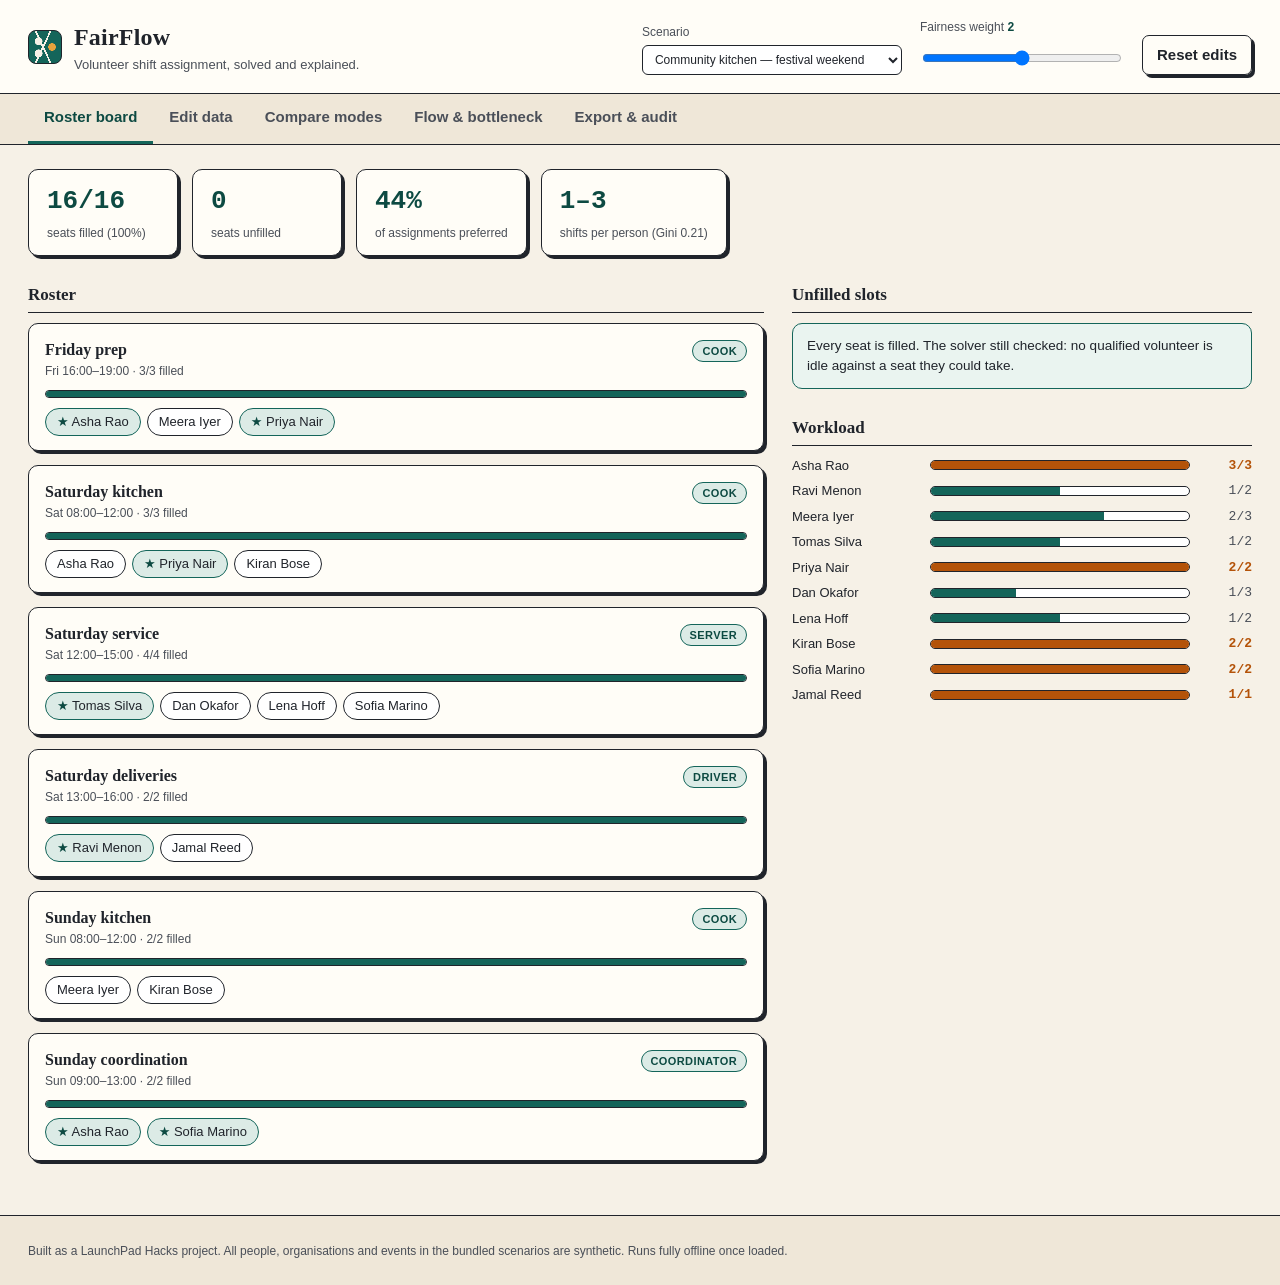
<file: index.html>
<!DOCTYPE html>
<html lang="en">
<head>
<meta charset="utf-8">
<meta name="viewport" content="width=device-width, initial-scale=1">
<title>FairFlow — volunteer shift assignment, solved and explained</title>
<meta name="description" content="Browser-local workbench that assigns volunteers to shifts with a min-cost max-flow solver, explains unfilled slots with min-cut analysis, and exports an audit trail.">
<link rel="stylesheet" href="styles.css">
<link rel="icon" href="data:image/svg+xml,%3Csvg xmlns='http://www.w3.org/2000/svg' viewBox='0 0 32 32'%3E%3Crect width='32' height='32' rx='6' fill='%2314655a'/%3E%3Ccircle cx='9' cy='10' r='3' fill='%23f6f1e7'/%3E%3Ccircle cx='9' cy='22' r='3' fill='%23f6f1e7'/%3E%3Ccircle cx='23' cy='16' r='3' fill='%23e8a33d'/%3E%3Cpath d='M12 10 L20 15 M12 22 L20 17' stroke='%23f6f1e7' stroke-width='2'/%3E%3C/svg%3E">
</head>
<body>
<header class="topbar">
  <div class="wordmark">
    <span class="wordmark-mark" aria-hidden="true"></span>
    <div>
      <h1>FairFlow</h1>
      <p class="tagline">Volunteer shift assignment, solved and explained.</p>
    </div>
  </div>
  <div class="controls">
    <label class="control">
      <span>Scenario</span>
      <select id="scenario-select" data-testid="scenario-select"></select>
    </label>
    <label class="control">
      <span>Fairness weight <output id="weight-out" for="weight">2</output></span>
      <input type="range" id="weight" data-testid="weight" min="0" max="4" step="1" value="2">
    </label>
    <button id="reset-scenario" class="btn ghost" data-testid="reset-scenario" title="Restore the original scenario data">Reset edits</button>
    <button id="delete-roster" class="btn ghost" data-testid="delete-roster" title="Remove this saved roster" style="display:none">Delete roster</button>
  </div>
</header>

<nav class="tabs" role="tablist" aria-label="Workbench views">
  <button class="tab active" data-tab="board" data-testid="tab-board" role="tab" aria-selected="true">Roster board</button>
  <button class="tab" data-tab="edit" data-testid="tab-edit" role="tab" aria-selected="false">Edit data</button>
  <button class="tab" data-tab="compare" data-testid="tab-compare" role="tab" aria-selected="false">Compare modes</button>
  <button class="tab" data-tab="flow" data-testid="tab-flow" role="tab" aria-selected="false">Flow &amp; bottleneck</button>
  <button class="tab" data-tab="export" data-testid="tab-export" role="tab" aria-selected="false">Export &amp; audit</button>
</nav>

<main>
  <section id="view-board" class="view active" aria-label="Roster board">
    <div id="conflicts" data-testid="conflicts"></div>
    <div id="summary-strip" class="summary-strip" data-testid="summary-strip"></div>
    <div class="board-grid">
      <div>
        <h2 class="section-title">Roster</h2>
        <div id="roster" data-testid="roster"></div>
      </div>
      <aside>
        <h2 class="section-title">Unfilled slots</h2>
        <div id="unfilled" data-testid="unfilled"></div>
        <h2 class="section-title">Workload</h2>
        <div id="loads" data-testid="loads"></div>
      </aside>
    </div>
  </section>

  <section id="view-edit" class="view" aria-label="Edit data">
    <div class="edit-grid">
      <div>
        <h2 class="section-title">Volunteers</h2>
        <table class="data-table" id="people-table" data-testid="people-table">
          <thead><tr><th>Name</th><th>Roles (comma separated)</th><th>Shift limit</th><th></th></tr></thead>
          <tbody></tbody>
        </table>
        <form id="add-person" class="add-row" data-testid="add-person">
          <input name="name" required placeholder="Name" autocomplete="off">
          <input name="roles" required placeholder="roles e.g. cook, driver" autocomplete="off">
          <input name="maxShifts" type="number" min="1" max="10" value="2" required title="Shift limit">
          <button class="btn" type="submit">Add volunteer</button>
        </form>

        <h2 class="section-title">Shifts</h2>
        <table class="data-table" id="shifts-table" data-testid="shifts-table">
          <thead><tr><th>Name</th><th>When</th><th>Role needed</th><th>Seats</th><th></th></tr></thead>
          <tbody></tbody>
        </table>
        <form id="add-shift" class="add-row" data-testid="add-shift">
          <input name="name" required placeholder="Shift name" autocomplete="off">
          <input name="slot" required placeholder="When e.g. Sat 09:00–12:00" autocomplete="off">
          <input name="role" required placeholder="role" autocomplete="off">
          <input name="capacity" type="number" min="1" max="12" value="2" required title="Seats">
          <button class="btn" type="submit">Add shift</button>
        </form>
      </div>
      <div>
        <h2 class="section-title">Availability &amp; preference</h2>
        <p class="hint">Click a cell to cycle: <span class="lg off">off</span> → <span class="lg avail">available</span> → <span class="lg pref">preferred</span>. Only qualified volunteers (matching role) can be marked.</p>
        <div id="matrix" data-testid="matrix"></div>
      </div>
    </div>

    <h2 class="section-title">Reuse this roster</h2>
    <p class="hint">Save the current roster, edits included, under a new name. Next week you open the copy, adjust times and people, and solve again instead of rebuilding.</p>
    <form id="save-copy" class="add-row" data-testid="save-copy">
      <input name="title" required placeholder="Name for the saved roster, e.g. Kitchen week 2" autocomplete="off">
      <button class="btn" type="submit" data-testid="save-copy-btn">Save copy as roster</button>
    </form>
  </section>

  <section id="view-compare" class="view" aria-label="Compare modes">
    <h2 class="section-title">Same seats, different priorities</h2>
    <p class="hint">The solver maximises filled seats within the model you give it. The fairness weight only changes <em>who</em> carries the load, by making each extra shift for the same person cost more. Both runs are optimal for their stated cost model.</p>
    <div id="compare" data-testid="compare"></div>
  </section>

  <section id="view-flow" class="view" aria-label="Flow and bottleneck">
    <h2 class="section-title">Assignment flow</h2>
    <p class="hint">Volunteers on the left, shifts on the right, one line per assignment (bold = preferred slot). People highlighted in amber are at their shift limit — they are the binding bottleneck the min cut reports.</p>
    <div id="flow-diagram" data-testid="flow-diagram"></div>
    <h2 class="section-title">Bottleneck report (min cut)</h2>
    <div id="cut-report" data-testid="cut-report"></div>
  </section>

  <section id="view-export" class="view" aria-label="Export and audit">
    <h2 class="section-title">Capacity check</h2>
    <p class="hint">Before solving: for each role, seats demanded vs the most its qualified volunteers could cover, given their shift limits and the slots they actually marked.</p>
    <div id="diagnostics" data-testid="diagnostics"></div>

    <h2 class="section-title">Exports</h2>
    <div class="export-buttons">
      <button id="export-csv" class="btn" data-testid="export-csv">Download roster CSV</button>
      <button id="export-audit" class="btn" data-testid="export-audit">Download audit report</button>
      <button id="export-json" class="btn" data-testid="export-json">Download scenario JSON</button>
      <button id="import-json" class="btn" data-testid="import-json">Import scenario JSON</button>
      <input type="file" id="import-file" accept="application/json,.json" hidden data-testid="import-file">
      <button id="print-handout-btn" class="btn" data-testid="print-handout-btn">Print roster handout</button>
    </div>
    <p class="hint">Import validates the file first: a rejected file changes nothing, and when an import succeeds your previous work is kept under My rosters.</p>
    <div id="import-status" class="import-status" data-testid="import-status" role="status"></div>

    <h2 class="section-title">Audit preview</h2>
    <pre id="audit-preview" class="audit-preview" data-testid="audit-preview"></pre>

    <h2 class="section-title">What this is</h2>
    <div class="about">
      <p>FairFlow assigns volunteers to shifts with a min-cost max-flow solver (successive shortest paths with Johnson potentials), implemented from scratch in about 200 lines with no libraries. Everything runs locally in your browser: no account, no server, no data leaves the page.</p>
      <p>The solver is optimal <em>for the model you give it</em>: role requirements, one seat per person per shift, personal shift limits, and three availability states. It does not model overlapping-time conflicts between shifts, travel time, seniority rules or labour law. Those are modelling choices for you, not things the solver can guess. A heuristic warning layer flags assigned pairs whose slot labels parse to overlapping times, and lists the pairs it could not parse as unchecked — it never blocks an assignment. Ties between equally good assignments are broken deterministically by input order.</p>
    </div>
  </section>
</main>

<section id="print-handout" data-testid="print-handout" aria-hidden="true"></section>

<footer>
  <p>Built as a LaunchPad Hacks project. All people, organisations and events in the bundled scenarios are synthetic. Runs fully offline once loaded.</p>
</footer>

<script src="solver.js"></script>
<script src="plan.js"></script>
<script src="model.js"></script>
<script src="scenarios.js"></script>
<script src="app.js"></script>
</body>
</html>
</file>
<file: styles.css>
/* FairFlow — handcrafted UI. No frameworks, no webfonts: stays legible offline. */

:root {
  --paper: #f6f1e7;
  --paper-2: #efe7d8;
  --ink: #20242b;
  --ink-soft: #4a4f58;
  --pine: #14655a;
  --pine-dark: #0d4a42;
  --amber: #b45309;
  --amber-soft: #f3dfC2;
  --line: #20242b;
  --card: #fffdf7;
  --danger: #a33b2e;
  --radius: 10px;
}

* { box-sizing: border-box; }

body {
  margin: 0;
  background: var(--paper);
  color: var(--ink);
  font-family: "Helvetica Neue", Arial, system-ui, sans-serif;
  font-size: 15px;
  line-height: 1.5;
}

h1, h2, .wordmark h1 {
  font-family: Georgia, "Iowan Old Style", "Times New Roman", serif;
}

/* ---------- top bar ---------- */
.topbar {
  display: flex;
  flex-wrap: wrap;
  gap: 16px;
  align-items: center;
  justify-content: space-between;
  padding: 18px 28px;
  border-bottom: 1.5px solid var(--line);
  background: var(--card);
}
.wordmark { display: flex; align-items: center; gap: 12px; }
.wordmark-mark {
  width: 34px; height: 34px; border-radius: 8px;
  background:
    radial-gradient(circle at 30% 32%, var(--paper) 0 12%, transparent 13%),
    radial-gradient(circle at 30% 70%, var(--paper) 0 12%, transparent 13%),
    radial-gradient(circle at 72% 50%, #e8a33d 0 13%, transparent 14%),
    linear-gradient(115deg, transparent 44%, var(--paper) 44% 48%, transparent 48%),
    linear-gradient(65deg, transparent 44%, var(--paper) 44% 48%, transparent 48%),
    var(--pine);
  border: 1.5px solid var(--line);
}
.wordmark h1 { margin: 0; font-size: 24px; letter-spacing: 0.2px; }
.tagline { margin: 0; color: var(--ink-soft); font-size: 13px; }

.controls { display: flex; align-items: end; gap: 18px; flex-wrap: wrap; }
.control { display: flex; flex-direction: column; gap: 4px; font-size: 12px; color: var(--ink-soft); }
.control select, .control input[type="range"] { min-width: 200px; }
select, input, textarea {
  font: inherit;
  color: var(--ink);
  background: #fff;
  border: 1.5px solid var(--line);
  border-radius: 6px;
  padding: 6px 8px;
}
output { font-family: ui-monospace, Menlo, Consolas, monospace; color: var(--pine-dark); font-weight: 700; }

/* ---------- buttons & tabs ---------- */
.btn {
  font: inherit;
  font-weight: 600;
  background: var(--pine);
  color: #fff;
  border: 1.5px solid var(--line);
  border-radius: 7px;
  padding: 8px 14px;
  cursor: pointer;
  box-shadow: 3px 3px 0 var(--line);
  transition: transform 0.05s ease, box-shadow 0.05s ease;
}
.btn:hover { background: var(--pine-dark); }
.btn:active { transform: translate(2px, 2px); box-shadow: 1px 1px 0 var(--line); }
.btn.ghost { background: transparent; color: var(--ink); }
.btn.ghost:hover { background: var(--paper-2); }

.tabs {
  display: flex;
  gap: 0;
  padding: 0 28px;
  border-bottom: 1.5px solid var(--line);
  background: var(--paper-2);
  overflow-x: auto;
}
.tab {
  font: inherit;
  font-weight: 600;
  background: transparent;
  border: none;
  border-bottom: 3px solid transparent;
  padding: 12px 16px;
  cursor: pointer;
  color: var(--ink-soft);
  white-space: nowrap;
}
.tab.active { color: var(--pine-dark); border-bottom-color: var(--pine); }
.tab:hover { color: var(--ink); }

main { padding: 24px 28px 40px; max-width: 1280px; margin: 0 auto; }
.view { display: none; }
.view.active { display: block; }

.section-title {
  font-size: 17px;
  margin: 26px 0 10px;
  padding-bottom: 4px;
  border-bottom: 1.5px solid var(--line);
}
.hint { color: var(--ink-soft); font-size: 13px; max-width: 70ch; }

/* ---------- summary strip ---------- */
.summary-strip { display: flex; gap: 14px; flex-wrap: wrap; }
.stat {
  background: var(--card);
  border: 1.5px solid var(--line);
  border-radius: var(--radius);
  box-shadow: 3px 3px 0 var(--line);
  padding: 12px 18px;
  min-width: 150px;
}
.stat .num {
  display: block;
  font-family: ui-monospace, Menlo, Consolas, monospace;
  font-size: 26px;
  font-weight: 700;
  color: var(--pine-dark);
}
.stat .num.warn { color: var(--amber); }
.stat .lbl { font-size: 12px; color: var(--ink-soft); }

/* ---------- board ---------- */
.board-grid { display: grid; grid-template-columns: 1.6fr 1fr; gap: 28px; align-items: start; }
@media (max-width: 980px) { .board-grid { grid-template-columns: 1fr; } }

.shift-card {
  background: var(--card);
  border: 1.5px solid var(--line);
  border-radius: var(--radius);
  box-shadow: 3px 3px 0 var(--line);
  padding: 14px 16px;
  margin-bottom: 14px;
}
.shift-card.short { border-color: var(--amber); box-shadow: 3px 3px 0 var(--amber); }
.shift-head { display: flex; justify-content: space-between; align-items: baseline; gap: 10px; flex-wrap: wrap; }
.shift-head h3 { margin: 0; font-family: Georgia, serif; font-size: 16px; }
.shift-meta { font-size: 12px; color: var(--ink-soft); }
.role-tag {
  display: inline-block;
  font-size: 11px;
  font-weight: 700;
  letter-spacing: 0.4px;
  text-transform: uppercase;
  color: var(--pine-dark);
  background: #dcebe6;
  border: 1px solid var(--pine);
  border-radius: 99px;
  padding: 2px 9px;
}
.fillbar { height: 8px; background: var(--paper-2); border: 1px solid var(--line); border-radius: 99px; margin: 10px 0; overflow: hidden; }
.fillbar > span { display: block; height: 100%; background: var(--pine); }
.fillbar.short > span { background: var(--amber); }

.chips { display: flex; flex-wrap: wrap; gap: 6px; }
.chip {
  font-size: 13px;
  border: 1.5px solid var(--line);
  border-radius: 99px;
  padding: 3px 11px;
  background: #fff;
}
.chip.pref { background: #dcebe6; border-color: var(--pine); }
.chip.empty { border-style: dashed; color: var(--amber); background: transparent; font-weight: 600; }
.star { color: var(--pine-dark); }

/* ---------- unfilled & loads ---------- */
.unfilled-card {
  border: 1.5px solid var(--amber);
  background: #fdf6ec;
  border-radius: var(--radius);
  padding: 12px 14px;
  margin-bottom: 12px;
  font-size: 13.5px;
}
.unfilled-card h4 { margin: 0 0 6px; font-family: Georgia, serif; font-size: 15px; }
.unfilled-card .reco { margin-top: 8px; padding-top: 8px; border-top: 1px dashed var(--amber); color: var(--pine-dark); font-weight: 600; }
.all-filled {
  border: 1.5px solid var(--pine);
  background: #eaf4f0;
  border-radius: var(--radius);
  padding: 12px 14px;
  font-size: 13.5px;
}

.load-row { display: grid; grid-template-columns: 130px 1fr 54px; align-items: center; gap: 8px; margin-bottom: 6px; font-size: 13px; }
.load-row .bar { height: 10px; border: 1px solid var(--line); border-radius: 99px; background: #fff; overflow: hidden; }
.load-row .bar > span { display: block; height: 100%; background: var(--pine); }
.load-row.atlimit .bar > span { background: var(--amber); }
.load-row .count { font-family: ui-monospace, Menlo, monospace; text-align: right; color: var(--ink-soft); }
.load-row.atlimit .count { color: var(--amber); font-weight: 700; }

/* ---------- edit ---------- */
.edit-grid { display: grid; grid-template-columns: 1fr 1fr; gap: 32px; align-items: start; }
@media (max-width: 980px) { .edit-grid { grid-template-columns: 1fr; } }
.data-table { width: 100%; border-collapse: collapse; background: var(--card); border: 1.5px solid var(--line); }
.data-table th, .data-table td { border: 1px solid var(--line); padding: 6px 8px; font-size: 13px; text-align: left; }
.data-table th { background: var(--paper-2); font-size: 11px; text-transform: uppercase; letter-spacing: 0.5px; }
.data-table input { width: 100%; padding: 3px 6px; font-size: 13px; border: 1px solid #b9b2a2; }
.data-table input[type="number"] { width: 64px; }
.row-del { background: none; border: none; color: var(--danger); cursor: pointer; font-size: 15px; }
.add-row { display: flex; gap: 8px; margin-top: 10px; flex-wrap: wrap; }
.add-row input { flex: 1 1 120px; }
.add-row input[type="number"] { flex: 0 0 70px; }

.matrix-wrap { overflow-x: auto; }
.edit-grid > div, .board-grid > * { min-width: 0; }
.edit-grid > div { overflow-x: auto; }
#diagnostics { overflow-x: auto; }
.matrix { border-collapse: collapse; }
.matrix th, .matrix td { border: 1px solid var(--line); padding: 0; }
.matrix th { background: var(--paper-2); font-size: 11px; padding: 6px 8px; max-width: 110px; }
.matrix th .slot { display: block; font-weight: 400; color: var(--ink-soft); }
.matrix td.name { font-size: 12px; padding: 4px 8px; background: var(--paper-2); white-space: nowrap; }
.cell {
  width: 44px; height: 30px; border: none; cursor: pointer;
  font-size: 14px; background: #fff; display: block; margin: 0 auto;
}
.cell.off { color: #c9c0ad; }
.cell.avail { background: #fdf3df; color: var(--amber); font-weight: 700; }
.cell.pref { background: #dcebe6; color: var(--pine-dark); font-weight: 700; }
.cell.na { background: repeating-linear-gradient(45deg, #fff, #fff 4px, #f0eadb 4px, #f0eadb 8px); cursor: not-allowed; color: transparent; }
.lg { border-radius: 4px; padding: 1px 6px; font-size: 12px; }
.lg.off { background: #eee; }
.lg.avail { background: #fdf3df; color: var(--amber); }
.lg.pref { background: #dcebe6; color: var(--pine-dark); }

/* ---------- compare ---------- */
.compare-table { width: 100%; max-width: 860px; border-collapse: collapse; background: var(--card); border: 1.5px solid var(--line); }
.compare-table th, .compare-table td { border: 1px solid var(--line); padding: 9px 12px; font-size: 14px; }
.compare-table th { background: var(--paper-2); text-align: left; }
.compare-table td.num { font-family: ui-monospace, Menlo, monospace; text-align: right; }
.compare-table tr.better td { background: #eaf4f0; }
.compare-note { margin-top: 12px; font-size: 13px; color: var(--ink-soft); max-width: 70ch; }

/* ---------- flow ---------- */
.flow-svg-wrap { overflow-x: auto; background: var(--card); border: 1.5px solid var(--line); border-radius: var(--radius); box-shadow: 3px 3px 0 var(--line); }
svg text { font-family: "Helvetica Neue", Arial, sans-serif; }
.cut-item { border: 1.5px solid var(--line); border-left: 6px solid var(--amber); background: var(--card); border-radius: 8px; padding: 10px 14px; margin-bottom: 10px; font-size: 13.5px; }

/* ---------- export ---------- */
.export-buttons { display: flex; gap: 12px; flex-wrap: wrap; margin-bottom: 8px; }
.audit-preview {
  background: #22262e;
  color: #e8e4da;
  border-radius: var(--radius);
  border: 1.5px solid var(--line);
  padding: 16px 18px;
  font-family: ui-monospace, Menlo, Consolas, monospace;
  font-size: 12.5px;
  line-height: 1.55;
  overflow-x: auto;
  max-height: 480px;
  overflow-y: auto;
  white-space: pre-wrap;
}
.about { max-width: 75ch; font-size: 14px; color: var(--ink); }
.about p { margin: 0 0 10px; }

footer {
  border-top: 1.5px solid var(--line);
  padding: 14px 28px;
  font-size: 12px;
  color: var(--ink-soft);
  background: var(--paper-2);
}

/* ---------- time-conflict warnings ---------- */
#conflicts:empty { display: none; }
.conflict-card {
  border: 2px solid var(--amber);
  background: #fdf6ec;
  border-radius: var(--radius);
  box-shadow: 3px 3px 0 var(--amber);
  padding: 12px 16px;
  margin-bottom: 14px;
  font-size: 13.5px;
}
.conflict-card h4 { margin: 0 0 8px; font-family: Georgia, serif; font-size: 15px; color: var(--amber); }
.conflict-card.unchecked { border-style: dashed; box-shadow: none; }
.conflict-card.unchecked h4 { color: var(--ink-soft); }
.conflict-item { margin-bottom: 6px; }
.conflict-item:last-child { margin-bottom: 0; }

/* ---------- import status ---------- */
.import-status { margin: 10px 0 0; font-size: 13.5px; max-width: 75ch; }
.import-status:empty { display: none; }
.import-status.ok { color: var(--pine-dark); border-left: 4px solid var(--pine); padding-left: 10px; }
.import-status.error { color: var(--danger); border-left: 4px solid var(--danger); padding-left: 10px; }

/* ---------- print handout ---------- */
#print-handout { display: none; }
@media print {
  .topbar, .tabs, main, footer { display: none !important; }
  body { background: #fff; font-size: 12px; }
  #print-handout { display: block; padding: 12px 4px; color: #000; }
  #print-handout h1 { font-family: Georgia, serif; font-size: 20px; margin: 0 0 4px; }
  #print-handout h2 { font-family: Georgia, serif; font-size: 14px; margin: 16px 0 6px; border-bottom: 1px solid #000; padding-bottom: 2px; }
  .ph-meta { font-size: 11px; color: #333; margin: 0 0 12px; }
  .ph-table { width: 100%; border-collapse: collapse; }
  .ph-table th, .ph-table td { border: 1px solid #000; padding: 4px 7px; text-align: left; font-size: 11.5px; }
  .ph-table th { background: #eee; }
  #print-handout ul { margin: 4px 0; padding-left: 20px; }
  #print-handout li { margin-bottom: 4px; }
  .ph-note { margin-top: 16px; font-size: 10.5px; color: #333; border-top: 1px solid #999; padding-top: 6px; }
}
</file>
